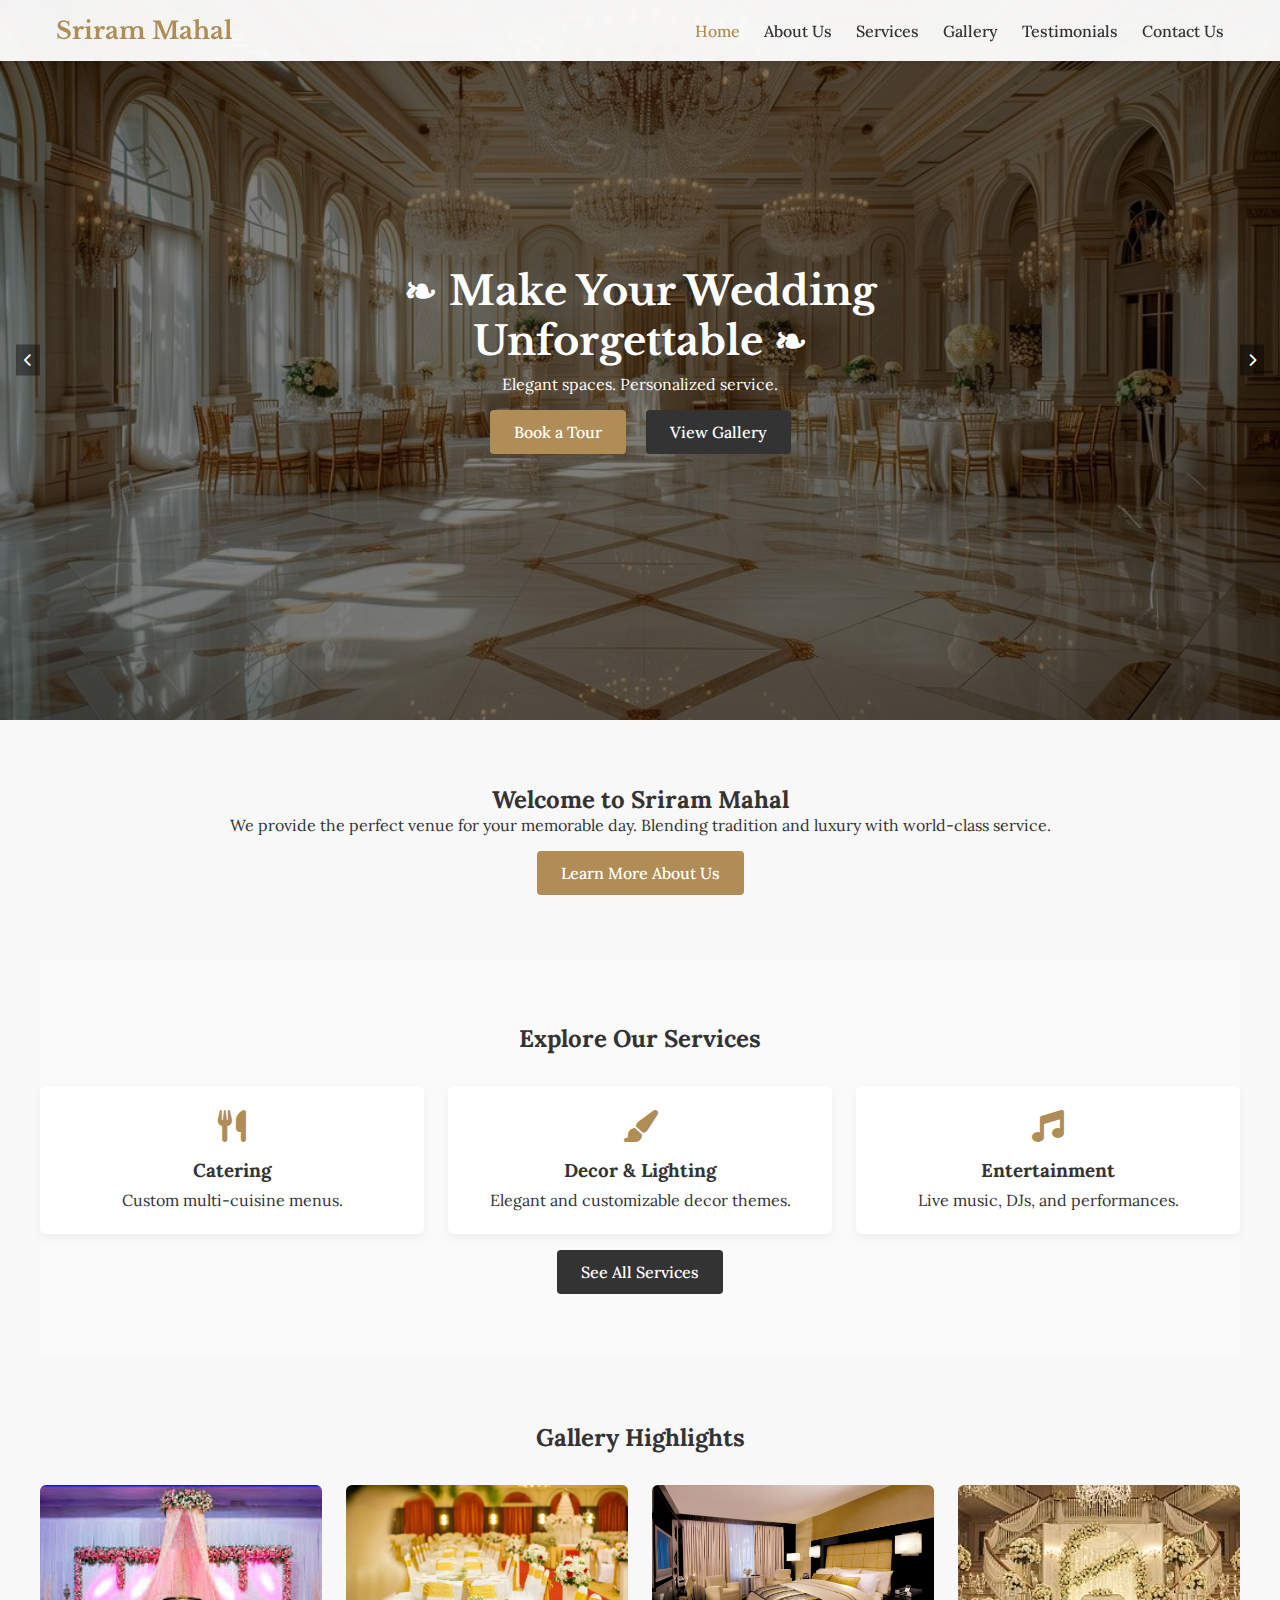
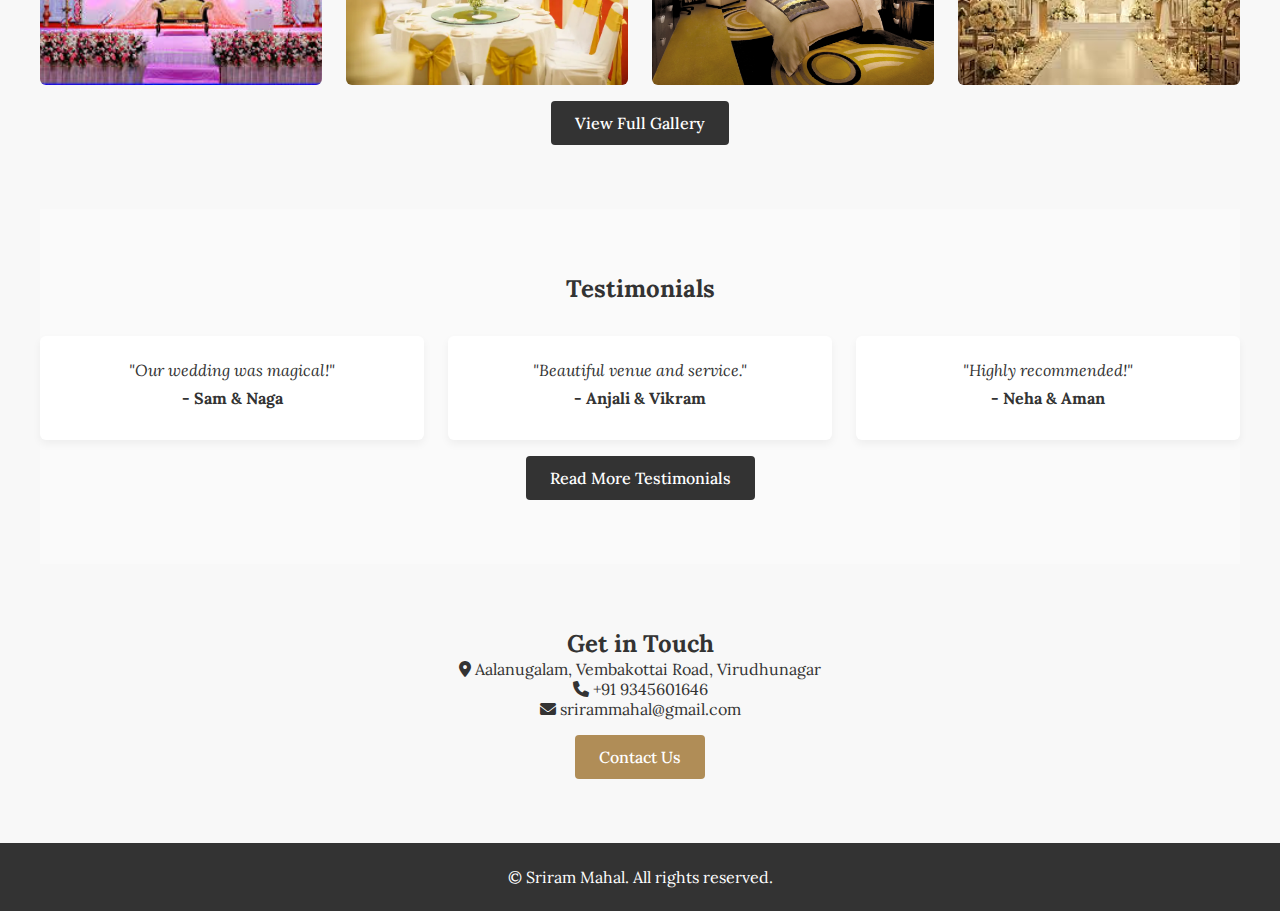
<file: index.html>
<!-- Updated index.html -->
<!DOCTYPE html>
<html lang="en">
  <head>
    <meta charset="UTF-8" />
    <meta name="viewport" content="width=device-width, initial-scale=1.0" />
    <title>Sriram Mahal</title>
    <link rel="preconnect" href="https://fonts.googleapis.com" />
    <link rel="preconnect" href="https://fonts.gstatic.com" crossorigin />
    <link
      href="https://fonts.googleapis.com/css2?family=Lora&family=Libre+Baskerville&display=swap"
      rel="stylesheet"
    />
    <link
      rel="stylesheet"
      href="https://cdnjs.cloudflare.com/ajax/libs/font-awesome/6.0.0/css/all.min.css"
      crossorigin="anonymous"
    />
    <link rel="stylesheet" href="styles.css" />
  </head>
  <body>
    <header class="navbar">
      <div class="container nav-container">
        <a href="index.html" class="logo">Sriram Mahal</a>
        <button class="nav-toggle" id="navToggle">
          <i class="fas fa-bars"></i>
        </button>
        <nav id="navMenu" class="nav-menu">
          <ul>
            <li><a href="index.html" class="active">Home</a></li>
            <li><a href="about.html">About Us</a></li>
            <li><a href="services.html">Services</a></li>
            <li><a href="gallery.html">Gallery</a></li>
            <li><a href="testimonials.html">Testimonials</a></li>
            <li><a href="contact.html">Contact Us</a></li>
          </ul>
        </nav>
      </div>
    </header>

    <main>
      <!-- Hero Slider -->
      <section class="hero-slider">
        <div
          class="slide active"
          style="background-image: url('images/hero1.jpg')"
        ></div>
        <div
          class="slide"
          style="background-image: url('images/hero2.jpg')"
        ></div>
        <div class="hero-overlay"></div>
        <div class="hero-content">
          <h1>❧ Make Your Wedding Unforgettable ❧</h1>
          <p>Elegant spaces. Personalized service.</p>
          <div class="hero-buttons">
            <a href="contact.html" class="btn">Book a Tour</a>
            <a href="gallery.html" class="btn btn-secondary">View Gallery</a>
          </div>
        </div>
        <button class="prev" id="prevBtn">
          <i class="fas fa-chevron-left"></i>
        </button>
        <button class="next" id="nextBtn">
          <i class="fas fa-chevron-right"></i>
        </button>
      </section>

      <!-- Preview Sections -->
      <section class="section container">
        <h2>Welcome to Sriram Mahal</h2>
        <p>
          We provide the perfect venue for your memorable day. Blending
          tradition and luxury with world-class service.
        </p>
        <a href="about.html" class="btn" style="margin-top: 1rem"
          >Learn More About Us</a
        >
      </section>

      <section class="section bg-light container">
        <h2>Explore Our Services</h2>
        <div class="services-grid">
          <div class="service-card">
            <i class="fas fa-utensils"></i>
            <h3>Catering</h3>
            <p>Custom multi-cuisine menus.</p>
          </div>
          <div class="service-card">
            <i class="fas fa-paint-brush"></i>
            <h3>Decor & Lighting</h3>
            <p>Elegant and customizable decor themes.</p>
          </div>
          <div class="service-card">
            <i class="fas fa-music"></i>
            <h3>Entertainment</h3>
            <p>Live music, DJs, and performances.</p>
          </div>
        </div>
        <a
          href="services.html"
          class="btn btn-secondary"
          style="margin-top: 1rem"
          >See All Services</a
        >
      </section>

      <section class="section container">
        <h2>Gallery Highlights</h2>
        <div class="gallery-grid">
          <img src="images/stage.jpeg" alt="Stage" />
          <img src="images/dining.jpg" alt="Dining" />
          <img src="images/rooms.jpg" alt="Rooms" />
          <img src="images/decorations.jpeg" alt="Decor" />
        </div>
        <a
          href="gallery.html"
          class="btn btn-secondary"
          style="margin-top: 1rem"
          >View Full Gallery</a
        >
      </section>

      <section class="section bg-light container">
        <h2>Testimonials</h2>
        <div class="testimonials-grid">
          <div class="testimonial-card">
            <p>"Our wedding was magical!"</p>
            <h4>- Sam & Naga</h4>
          </div>
          <div class="testimonial-card">
            <p>"Beautiful venue and service."</p>
            <h4>- Anjali & Vikram</h4>
          </div>
          <div class="testimonial-card">
            <p>"Highly recommended!"</p>
            <h4>- Neha & Aman</h4>
          </div>
        </div>
        <a
          href="testimonials.html"
          class="btn btn-secondary"
          style="margin-top: 1rem"
          >Read More Testimonials</a
        >
      </section>

      <section class="section container">
        <h2>Get in Touch</h2>
        <p>
          <i class="fas fa-map-marker-alt"></i> Aalanugalam, Vembakottai Road,
          Virudhunagar
        </p>
        <p><i class="fas fa-phone"></i> +91 9345601646</p>
        <p><i class="fas fa-envelope"></i> srirammahal@gmail.com</p>
        <a href="contact.html" class="btn" style="margin-top: 1rem"
          >Contact Us</a
        >
      </section>
    </main>

    <footer class="footer">
      <div class="container text-center">
        <p>&copy; Sriram Mahal. All rights reserved.</p>
      </div>
    </footer>

    <script src="script.js"></script>
  </body>
</html>
</file>
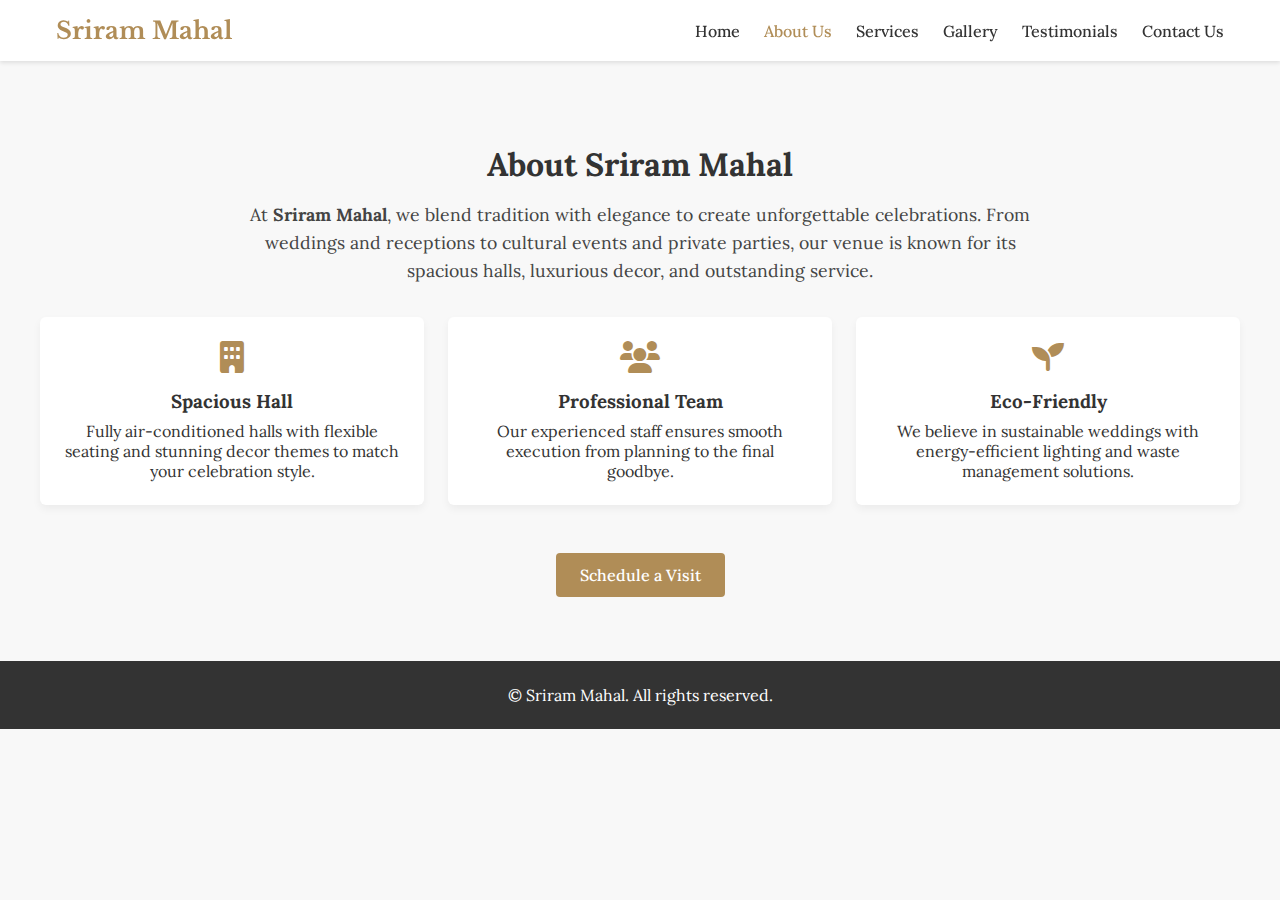
<file: about.html>
<!DOCTYPE html>
<html lang="en">
  <head>
    <meta charset="UTF-8" />
    <meta name="viewport" content="width=device-width, initial-scale=1.0" />
    <title>About Us | Sriram Mahal</title>
    <link rel="stylesheet" href="styles.css" />
    <link rel="preconnect" href="https://fonts.googleapis.com" />
    <link rel="preconnect" href="https://fonts.gstatic.com" crossorigin />
    <link
      href="https://fonts.googleapis.com/css2?family=Lora&family=Libre+Baskerville&display=swap"
      rel="stylesheet"
    />
    <link
      rel="stylesheet"
      href="https://cdnjs.cloudflare.com/ajax/libs/font-awesome/6.0.0/css/all.min.css"
      crossorigin="anonymous"
    />
  </head>
  <body>
    <!-- Navbar -->
    <header class="navbar">
      <div class="container nav-container">
        <a href="index.html" class="logo">Sriram Mahal</a>
        <button class="nav-toggle"><i class="fas fa-bars"></i></button>
        <nav class="nav-menu">
          <ul>
            <li><a href="index.html">Home</a></li>
            <li><a href="about.html" class="active">About Us</a></li>
            <li><a href="services.html">Services</a></li>
            <li><a href="gallery.html">Gallery</a></li>
            <li><a href="testimonials.html">Testimonials</a></li>
            <li><a href="contact.html">Contact Us</a></li>
          </ul>
        </nav>
      </div>
    </header>

    <!-- Main Content -->
    <main class="section container" style="margin-top: 5rem">
      <h1>About Sriram Mahal</h1>
      <p class="about-intro">
        At <strong>Sriram Mahal</strong>, we blend tradition with elegance to
        create unforgettable celebrations. From weddings and receptions to
        cultural events and private parties, our venue is known for its spacious
        halls, luxurious decor, and outstanding service.
      </p>

      <div class="about-feature-section">
        <div class="about-feature-card">
          <i class="fas fa-building"></i>
          <h3>Spacious Hall</h3>
          <p>
            Fully air-conditioned halls with flexible seating and stunning decor
            themes to match your celebration style.
          </p>
        </div>
        <div class="about-feature-card">
          <i class="fas fa-users"></i>
          <h3>Professional Team</h3>
          <p>
            Our experienced staff ensures smooth execution from planning to the
            final goodbye.
          </p>
        </div>
        <div class="about-feature-card">
          <i class="fas fa-seedling"></i>
          <h3>Eco-Friendly</h3>
          <p>
            We believe in sustainable weddings with energy-efficient lighting
            and waste management solutions.
          </p>
        </div>
      </div>

      <div style="margin-top: 3rem; text-align: center">
        <a href="contact.html" class="btn">Schedule a Visit</a>
      </div>
    </main>

    <!-- Footer -->
    <footer class="footer">
      <div class="container text-center">
        <p>&copy; Sriram Mahal. All rights reserved.</p>
      </div>
    </footer>

    <script src="script.js"></script>
  </body>
</html>
</file>
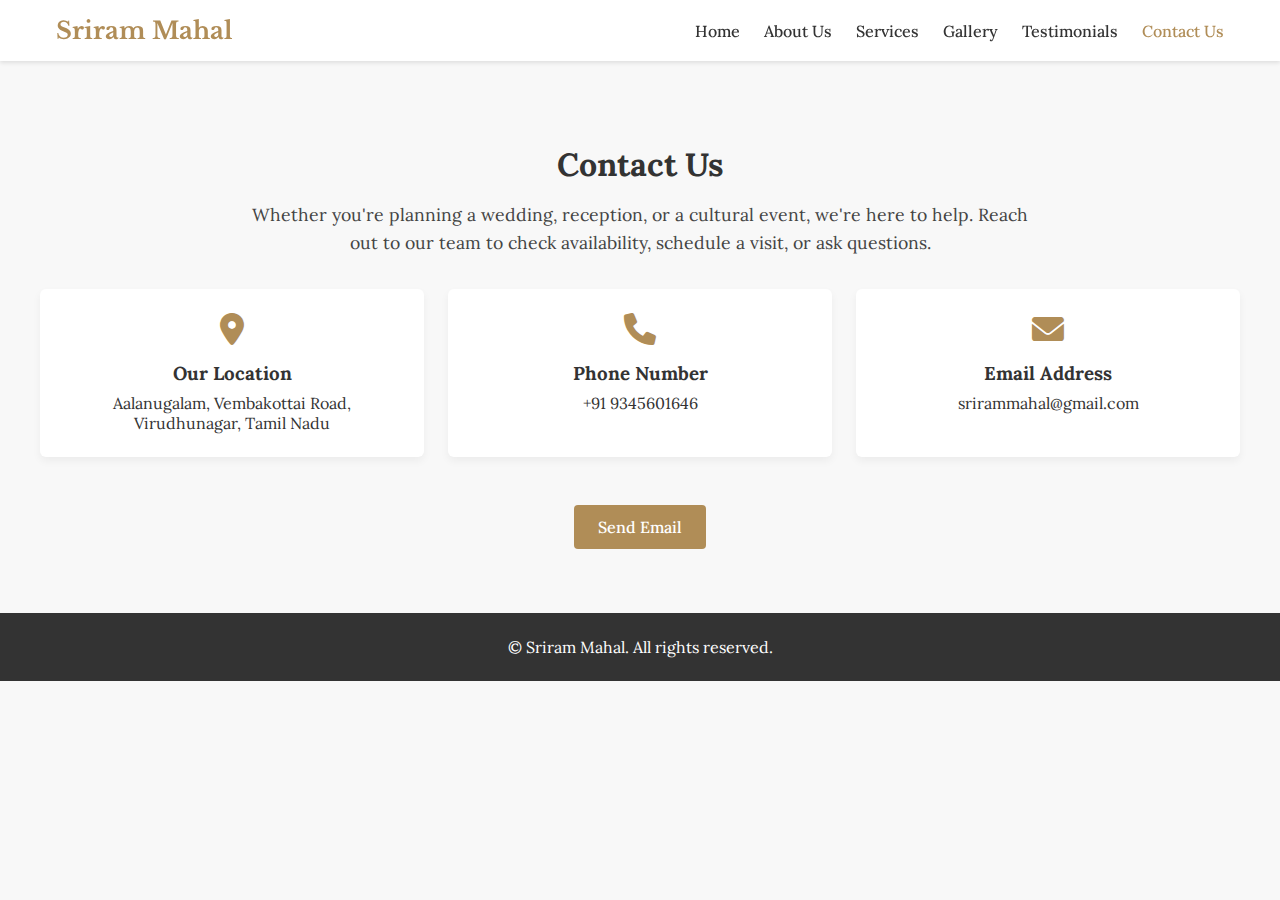
<file: contact.html>
<!DOCTYPE html>
<html lang="en">
  <head>
    <meta charset="UTF-8" />
    <meta name="viewport" content="width=device-width, initial-scale=1.0" />
    <title>Contact Us | Sriram Mahal</title>
    <link rel="stylesheet" href="styles.css" />
    <link rel="preconnect" href="https://fonts.googleapis.com" />
    <link rel="preconnect" href="https://fonts.gstatic.com" crossorigin />
    <link
      href="https://fonts.googleapis.com/css2?family=Lora&family=Libre+Baskerville&display=swap"
      rel="stylesheet"
    />
    <link
      rel="stylesheet"
      href="https://cdnjs.cloudflare.com/ajax/libs/font-awesome/6.0.0/css/all.min.css"
      crossorigin="anonymous"
    />
  </head>
  <body>
    <!-- Navbar -->
    <header class="navbar">
      <div class="container nav-container">
        <a href="index.html" class="logo">Sriram Mahal</a>
        <button class="nav-toggle"><i class="fas fa-bars"></i></button>
        <nav class="nav-menu">
          <ul>
            <li><a href="index.html">Home</a></li>
            <li><a href="about.html">About Us</a></li>
            <li><a href="services.html">Services</a></li>
            <li><a href="gallery.html">Gallery</a></li>
            <li><a href="testimonials.html">Testimonials</a></li>
            <li><a href="contact.html" class="active">Contact Us</a></li>
          </ul>
        </nav>
      </div>
    </header>

    <!-- Main Content -->
    <main class="section container" style="margin-top: 5rem">
      <h1>Contact Us</h1>
      <p class="about-intro">
        Whether you're planning a wedding, reception, or a cultural event, we're
        here to help. Reach out to our team to check availability, schedule a
        visit, or ask questions.
      </p>

      <div class="services-grid">
        <div class="service-card">
          <i class="fas fa-map-marker-alt"></i>
          <h3>Our Location</h3>
          <p>Aalanugalam, Vembakottai Road, Virudhunagar, Tamil Nadu</p>
        </div>
        <div class="service-card">
          <i class="fas fa-phone"></i>
          <h3>Phone Number</h3>
          <p>+91 9345601646</p>
        </div>
        <div class="service-card">
          <i class="fas fa-envelope"></i>
          <h3>Email Address</h3>
          <p>srirammahal@gmail.com</p>
        </div>
      </div>

      <div style="margin-top: 3rem; text-align: center">
        <a href="mailto:srirammahal@gmail.com" class="btn">Send Email</a>
      </div>
    </main>

    <!-- Footer -->
    <footer class="footer">
      <div class="container text-center">
        <p>&copy; Sriram Mahal. All rights reserved.</p>
      </div>
    </footer>

    <script src="script.js"></script>
  </body>
</html>
</file>
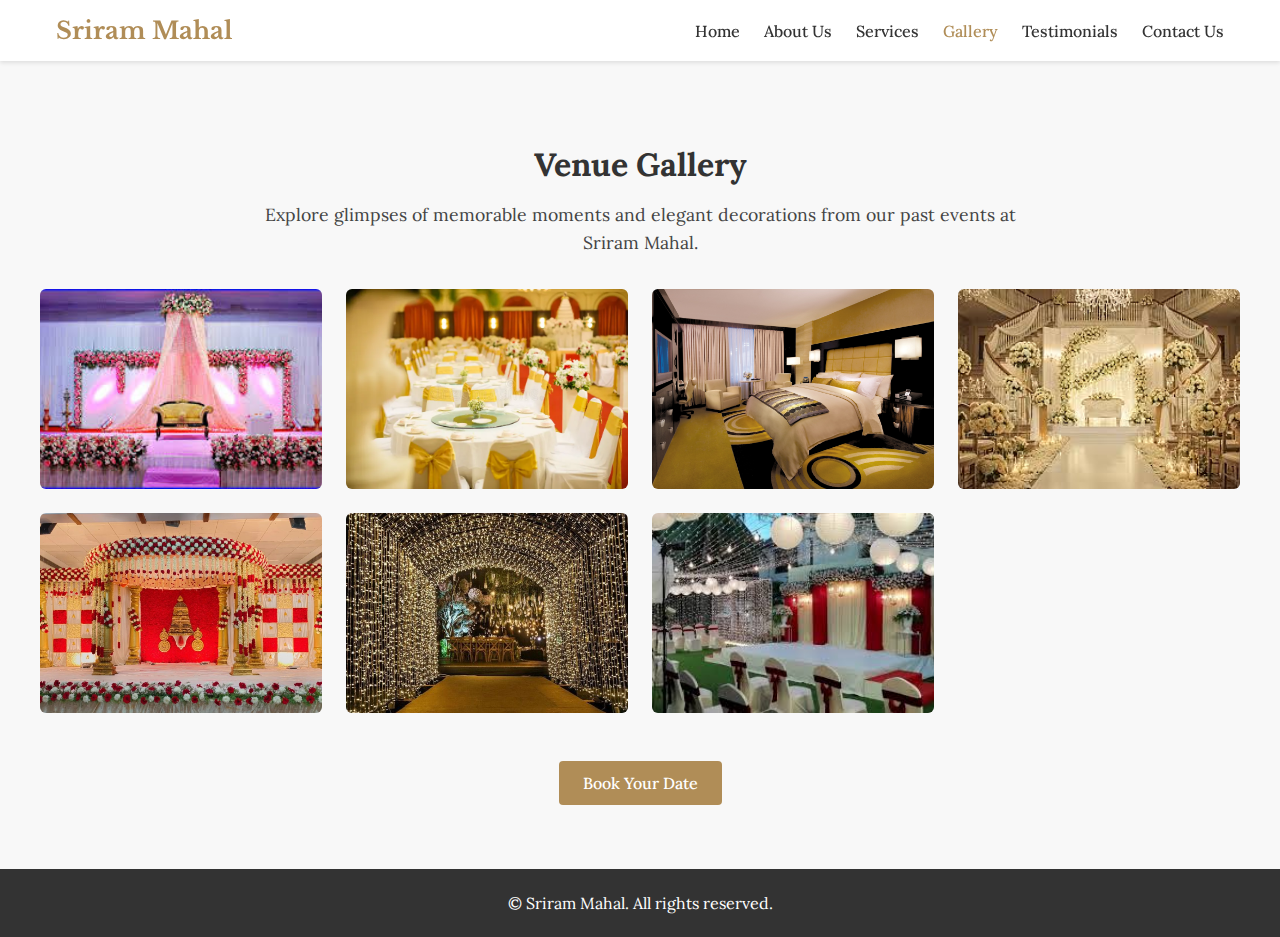
<file: gallery.html>
<!DOCTYPE html>
<html lang="en">
  <head>
    <meta charset="UTF-8" />
    <meta name="viewport" content="width=device-width, initial-scale=1.0" />
    <title>Gallery | Sriram Mahal</title>
    <link rel="stylesheet" href="styles.css" />
    <link rel="preconnect" href="https://fonts.googleapis.com" />
    <link rel="preconnect" href="https://fonts.gstatic.com" crossorigin />
    <link
      href="https://fonts.googleapis.com/css2?family=Lora&family=Libre+Baskerville&display=swap"
      rel="stylesheet"
    />
    <link
      rel="stylesheet"
      href="https://cdnjs.cloudflare.com/ajax/libs/font-awesome/6.0.0/css/all.min.css"
      crossorigin="anonymous"
    />
  </head>
  <body>
    <!-- Navbar -->
    <header class="navbar">
      <div class="container nav-container">
        <a href="index.html" class="logo">Sriram Mahal</a>
        <button class="nav-toggle"><i class="fas fa-bars"></i></button>
        <nav class="nav-menu">
          <ul>
            <li><a href="index.html">Home</a></li>
            <li><a href="about.html">About Us</a></li>
            <li><a href="services.html">Services</a></li>
            <li><a href="gallery.html" class="active">Gallery</a></li>
            <li><a href="testimonials.html">Testimonials</a></li>
            <li><a href="contact.html">Contact Us</a></li>
          </ul>
        </nav>
      </div>
    </header>

    <!-- Main Content -->
    <main class="section container" style="margin-top: 5rem">
      <h1>Venue Gallery</h1>
      <p class="about-intro">
        Explore glimpses of memorable moments and elegant decorations from our
        past events at Sriram Mahal.
      </p>

      <div class="gallery-grid">
        <img src="images/stage.jpeg" alt="Wedding Stage Decoration" />
        <img src="images/dining.jpg" alt="Dining Hall Setup" />
        <img src="images/rooms.jpg" alt="Guest Rooms Interior" />
        <img src="images/decorations.jpeg" alt="Floral Decor and Entrance" />
        <img src="images/mandapam.jpg" alt="Traditional Mandapam" />
        <img src="images/lighting.jpg" alt="Evening Lighting View" />
        <img src="images/reception.jpeg" alt="Reception Ceremony" />
      </div>

      <div style="margin-top: 3rem; text-align: center">
        <a href="contact.html" class="btn">Book Your Date</a>
      </div>
    </main>

    <!-- Footer -->
    <footer class="footer">
      <div class="container text-center">
        <p>&copy; Sriram Mahal. All rights reserved.</p>
      </div>
    </footer>

    <script src="script.js"></script>
  </body>
</html>
</file>
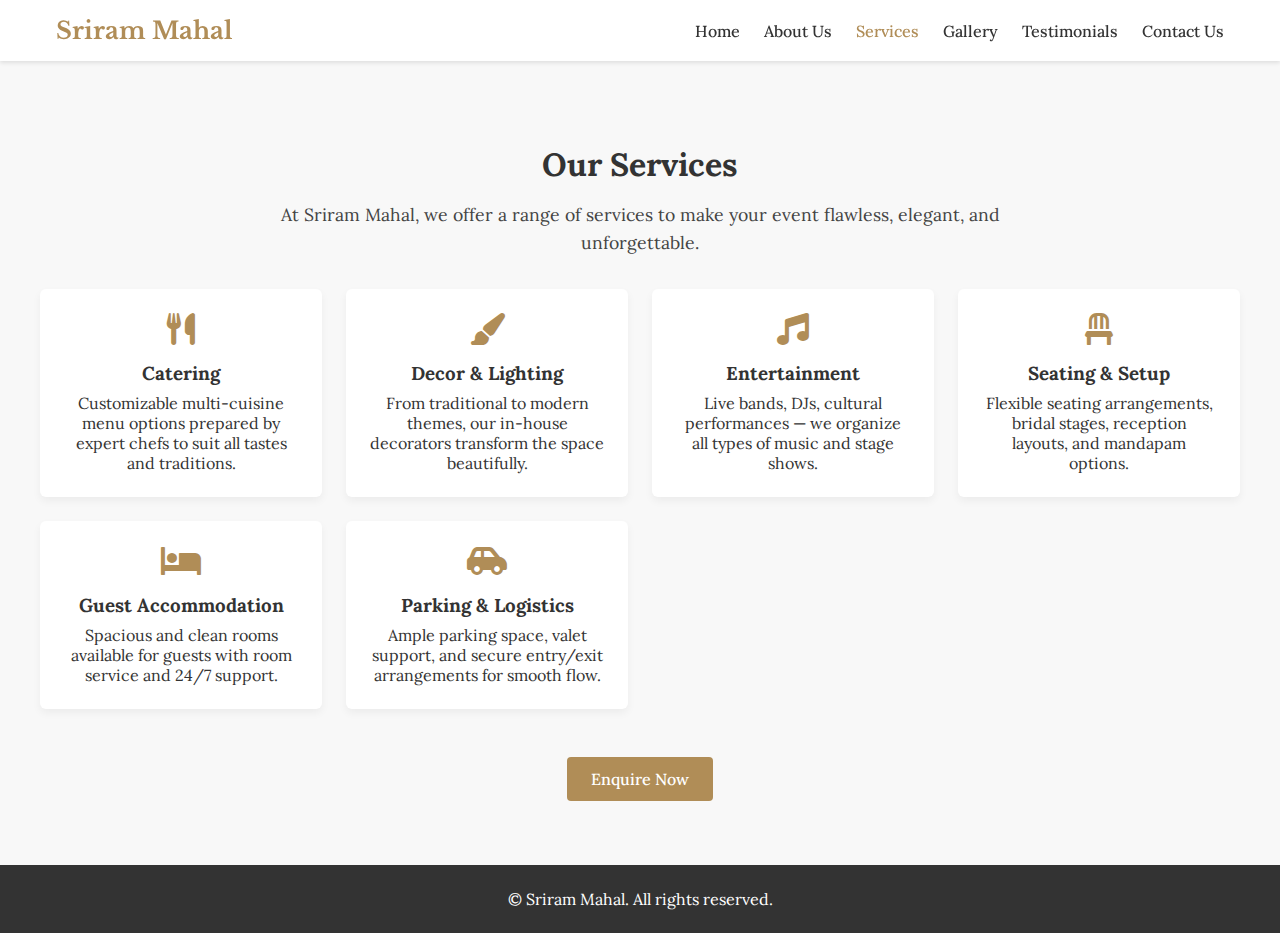
<file: services.html>
<!DOCTYPE html>
<html lang="en">
  <head>
    <meta charset="UTF-8" />
    <meta name="viewport" content="width=device-width, initial-scale=1.0" />
    <title>Our Services | Sriram Mahal</title>
    <link rel="stylesheet" href="styles.css" />
    <link rel="preconnect" href="https://fonts.googleapis.com" />
    <link rel="preconnect" href="https://fonts.gstatic.com" crossorigin />
    <link
      href="https://fonts.googleapis.com/css2?family=Lora&family=Libre+Baskerville&display=swap"
      rel="stylesheet"
    />
    <link
      rel="stylesheet"
      href="https://cdnjs.cloudflare.com/ajax/libs/font-awesome/6.0.0/css/all.min.css"
      crossorigin="anonymous"
    />
  </head>
  <body>
    <!-- Navbar -->
    <header class="navbar">
      <div class="container nav-container">
        <a href="index.html" class="logo">Sriram Mahal</a>
        <button class="nav-toggle"><i class="fas fa-bars"></i></button>
        <nav class="nav-menu">
          <ul>
            <li><a href="index.html">Home</a></li>
            <li><a href="about.html">About Us</a></li>
            <li><a href="services.html" class="active">Services</a></li>
            <li><a href="gallery.html">Gallery</a></li>
            <li><a href="testimonials.html">Testimonials</a></li>
            <li><a href="contact.html">Contact Us</a></li>
          </ul>
        </nav>
      </div>
    </header>

    <!-- Main Content -->
    <main class="section container" style="margin-top: 5rem">
      <h1>Our Services</h1>
      <p class="about-intro">
        At Sriram Mahal, we offer a range of services to make your event
        flawless, elegant, and unforgettable.
      </p>

      <div class="services-grid">
        <div class="service-card">
          <i class="fas fa-utensils"></i>
          <h3>Catering</h3>
          <p>
            Customizable multi-cuisine menu options prepared by expert chefs to
            suit all tastes and traditions.
          </p>
        </div>
        <div class="service-card">
          <i class="fas fa-paint-brush"></i>
          <h3>Decor & Lighting</h3>
          <p>
            From traditional to modern themes, our in-house decorators transform
            the space beautifully.
          </p>
        </div>
        <div class="service-card">
          <i class="fas fa-music"></i>
          <h3>Entertainment</h3>
          <p>
            Live bands, DJs, cultural performances — we organize all types of
            music and stage shows.
          </p>
        </div>
        <div class="service-card">
          <i class="fas fa-chair"></i>
          <h3>Seating & Setup</h3>
          <p>
            Flexible seating arrangements, bridal stages, reception layouts, and
            mandapam options.
          </p>
        </div>
        <div class="service-card">
          <i class="fas fa-bed"></i>
          <h3>Guest Accommodation</h3>
          <p>
            Spacious and clean rooms available for guests with room service and
            24/7 support.
          </p>
        </div>
        <div class="service-card">
          <i class="fas fa-car-side"></i>
          <h3>Parking & Logistics</h3>
          <p>
            Ample parking space, valet support, and secure entry/exit
            arrangements for smooth flow.
          </p>
        </div>
      </div>

      <div style="margin-top: 3rem; text-align: center">
        <a href="contact.html" class="btn">Enquire Now</a>
      </div>
    </main>

    <!-- Footer -->
    <footer class="footer">
      <div class="container text-center">
        <p>&copy; Sriram Mahal. All rights reserved.</p>
      </div>
    </footer>

    <script src="script.js"></script>
  </body>
</html>
</file>
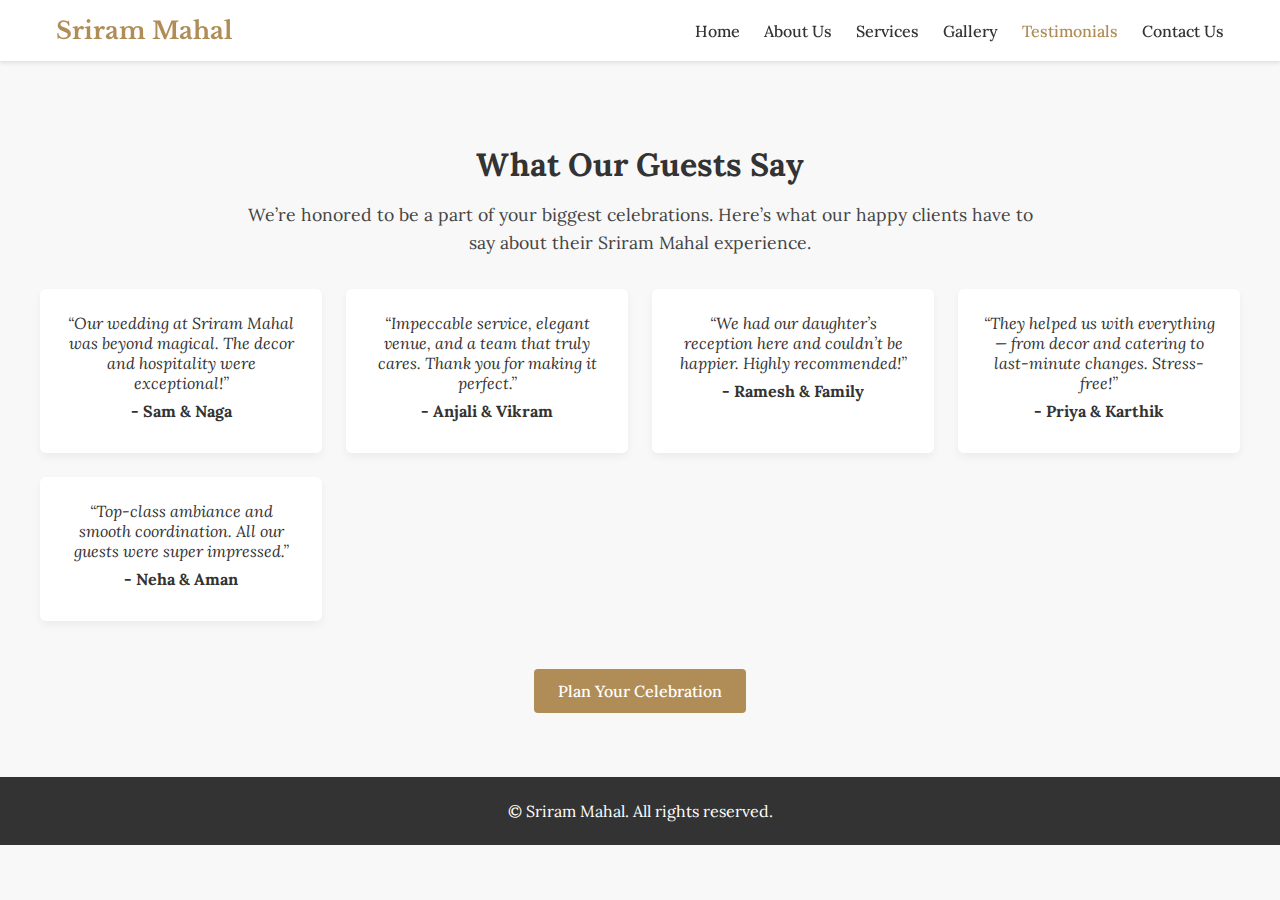
<file: testimonials.html>
<!DOCTYPE html>
<html lang="en">
  <head>
    <meta charset="UTF-8" />
    <meta name="viewport" content="width=device-width, initial-scale=1.0" />
    <title>Testimonials | Sriram Mahal</title>
    <link rel="stylesheet" href="styles.css" />
    <link rel="preconnect" href="https://fonts.googleapis.com" />
    <link rel="preconnect" href="https://fonts.gstatic.com" crossorigin />
    <link
      href="https://fonts.googleapis.com/css2?family=Lora&family=Libre+Baskerville&display=swap"
      rel="stylesheet"
    />
    <link
      rel="stylesheet"
      href="https://cdnjs.cloudflare.com/ajax/libs/font-awesome/6.0.0/css/all.min.css"
      crossorigin="anonymous"
    />
  </head>
  <body>
    <!-- Navbar -->
    <header class="navbar">
      <div class="container nav-container">
        <a href="index.html" class="logo">Sriram Mahal</a>
        <button class="nav-toggle"><i class="fas fa-bars"></i></button>
        <nav class="nav-menu">
          <ul>
            <li><a href="index.html">Home</a></li>
            <li><a href="about.html">About Us</a></li>
            <li><a href="services.html">Services</a></li>
            <li><a href="gallery.html">Gallery</a></li>
            <li><a href="testimonials.html" class="active">Testimonials</a></li>
            <li><a href="contact.html">Contact Us</a></li>
          </ul>
        </nav>
      </div>
    </header>

    <!-- Main Content -->
    <main class="section container" style="margin-top: 5rem">
      <h1>What Our Guests Say</h1>
      <p class="about-intro">
        We’re honored to be a part of your biggest celebrations. Here’s what our
        happy clients have to say about their Sriram Mahal experience.
      </p>

      <div class="testimonials-grid">
        <div class="testimonial-card">
          <p>
            “Our wedding at Sriram Mahal was beyond magical. The decor and
            hospitality were exceptional!”
          </p>
          <h4>- Sam & Naga</h4>
        </div>
        <div class="testimonial-card">
          <p>
            “Impeccable service, elegant venue, and a team that truly cares.
            Thank you for making it perfect.”
          </p>
          <h4>- Anjali & Vikram</h4>
        </div>
        <div class="testimonial-card">
          <p>
            “We had our daughter’s reception here and couldn’t be happier.
            Highly recommended!”
          </p>
          <h4>- Ramesh & Family</h4>
        </div>
        <div class="testimonial-card">
          <p>
            “They helped us with everything — from decor and catering to
            last-minute changes. Stress-free!”
          </p>
          <h4>- Priya & Karthik</h4>
        </div>
        <div class="testimonial-card">
          <p>
            “Top-class ambiance and smooth coordination. All our guests were
            super impressed.”
          </p>
          <h4>- Neha & Aman</h4>
        </div>
      </div>

      <div style="margin-top: 3rem; text-align: center">
        <a href="contact.html" class="btn">Plan Your Celebration</a>
      </div>
    </main>

    <!-- Footer -->
    <footer class="footer">
      <div class="container text-center">
        <p>&copy; Sriram Mahal. All rights reserved.</p>
      </div>
    </footer>

    <script src="script.js"></script>
  </body>
</html>
</file>
<file: styles.css>
/* Reset and Global Styles */
* {
  margin: 0;
  padding: 0;
  box-sizing: border-box;
}
html {
  scroll-behavior: smooth;
}
body {
  font-family: "Lora", serif;
  background: #f8f8f8
    url("https://www.toptal.com/designers/subtlepatterns/pw_maze_white.png")
    repeat;
  color: #333;
}
.container {
  max-width: 1200px;
  margin: 0 auto;
  padding: 0 1rem;
}
a {
  text-decoration: none;
}

/* Navbar */
.navbar {
  position: fixed;
  top: 0;
  width: 100%;
  background: rgba(255, 255, 255, 0.95);
  padding: 1rem;
  box-shadow: 0 2px 4px rgba(0, 0, 0, 0.1);
  z-index: 1000;
}

.nav-container {
  display: flex;
  justify-content: space-between;
  align-items: center;
  max-width: 1200px;
  margin: 0 auto;
  padding: 0 1rem;
}

.logo {
  font-family: "Libre Baskerville", serif;
  font-size: 1.5rem;
  font-weight: bold;
  color: #b08d57;
}

.nav-menu ul {
  list-style: none;
  display: flex;
  align-items: center;
}
.nav-menu li {
  margin-left: 1.5rem;
}
.nav-menu a {
  color: #333;
  font-weight: 500;
}
.nav-menu a.active {
  color: #b08d57;
}
.nav-toggle {
  display: none;
  background: none;
  border: none;
  font-size: 1.5rem;
}

/* Hero Slider */
.hero-slider {
  position: relative;
  height: 80vh;
  overflow: hidden;
  margin-top: 0;
}
.slide {
  position: absolute;
  top: 0;
  left: 100%;
  width: 100%;
  height: 100%;
  background-size: cover;
  background-position: center;
  transition: left 0.6s ease;
}
.slide.active {
  left: 0;
}
.hero-overlay {
  position: absolute;
  top: 0;
  left: 0;
  width: 100%;
  height: 100%;
  background: rgba(0, 0, 0, 0.5);
}
.hero-content {
  position: absolute;
  top: 50%;
  left: 50%;
  transform: translate(-50%, -50%);
  color: #fff;
  text-align: center;
  padding: 1rem;
}
.hero-content h1 {
  font-family: "Libre Baskerville", serif;
  font-size: 2.5rem;
  margin-bottom: 0.5rem;
}
.hero-content p {
  margin-bottom: 1rem;
}
.hero-buttons .btn {
  margin: 0 0.5rem;
}
.prev,
.next {
  position: absolute;
  top: 50%;
  transform: translateY(-50%);
  background: rgba(0, 0, 0, 0.4);
  border: none;
  padding: 0.5rem;
  color: #fff;
  cursor: pointer;
}
.prev {
  left: 1rem;
}
.next {
  right: 1rem;
}

/* Sections */
.section {
  padding: 4rem 0;
  text-align: center;
}
.bg-light {
  background: #fafafa;
}
.about-intro {
  max-width: 800px;
  margin: 1rem auto;
  font-size: 1.1rem;
  line-height: 1.6;
  color: #444;
}

/* Grids */
.services-grid,
.about-feature-section,
.testimonials-grid,
.gallery-grid {
  display: grid;
  grid-template-columns: repeat(auto-fit, minmax(250px, 1fr));
  gap: 1.5rem;
  margin-top: 2rem;
}

/* Cards */
.service-card,
.about-feature-card,
.testimonial-card {
  background: #fff;
  padding: 1.5rem;
  border-radius: 6px;
  box-shadow: 0 4px 8px rgba(0, 0, 0, 0.05);
  text-align: center;
}
.service-card i,
.about-feature-card i {
  font-size: 2rem;
  color: #b08d57;
  margin-bottom: 0.5rem;
}
.service-card h3,
.about-feature-card h3,
.testimonial-card h4 {
  margin: 0.5rem 0;
}

/* Gallery */
.gallery-grid img {
  width: 100%;
  height: 200px;
  object-fit: cover;
  border-radius: 6px;
  transition: transform 0.3s ease;
}
.gallery-grid img:hover {
  transform: scale(1.05);
}

/* Testimonials */
.testimonial-card p {
  font-style: italic;
  margin-bottom: 0.5rem;
}

/* Buttons */
.btn {
  display: inline-block;
  background: #b08d57;
  color: #fff;
  padding: 0.75rem 1.5rem;
  border-radius: 4px;
  font-weight: 500;
  transition: background 0.3s;
}
.btn:hover {
  background: #9a7445;
}
.btn-secondary {
  background: #333;
}
.btn-secondary:hover {
  background: #555;
}

/* Footer */
.footer {
  background: #333;
  color: #fff;
  padding: 1.5rem 0;
  text-align: center;
}

/* Responsive */
@media (max-width: 768px) {
  .nav-toggle {
    display: block;
  }
  .nav-menu {
    position: absolute;
    top: 100%;
    left: 0;
    width: 100%;
    max-height: 0;
    overflow: hidden;
    background: rgba(255, 255, 255, 0.95);
    transition: max-height 0.3s ease;
  }
  .nav-menu.open {
    max-height: 300px;
  }
  .nav-menu ul {
    flex-direction: column;
    padding: 1rem 0;
  }
  .nav-menu li {
    margin: 0.5rem 0;
    text-align: center;
  }
}
</file>
